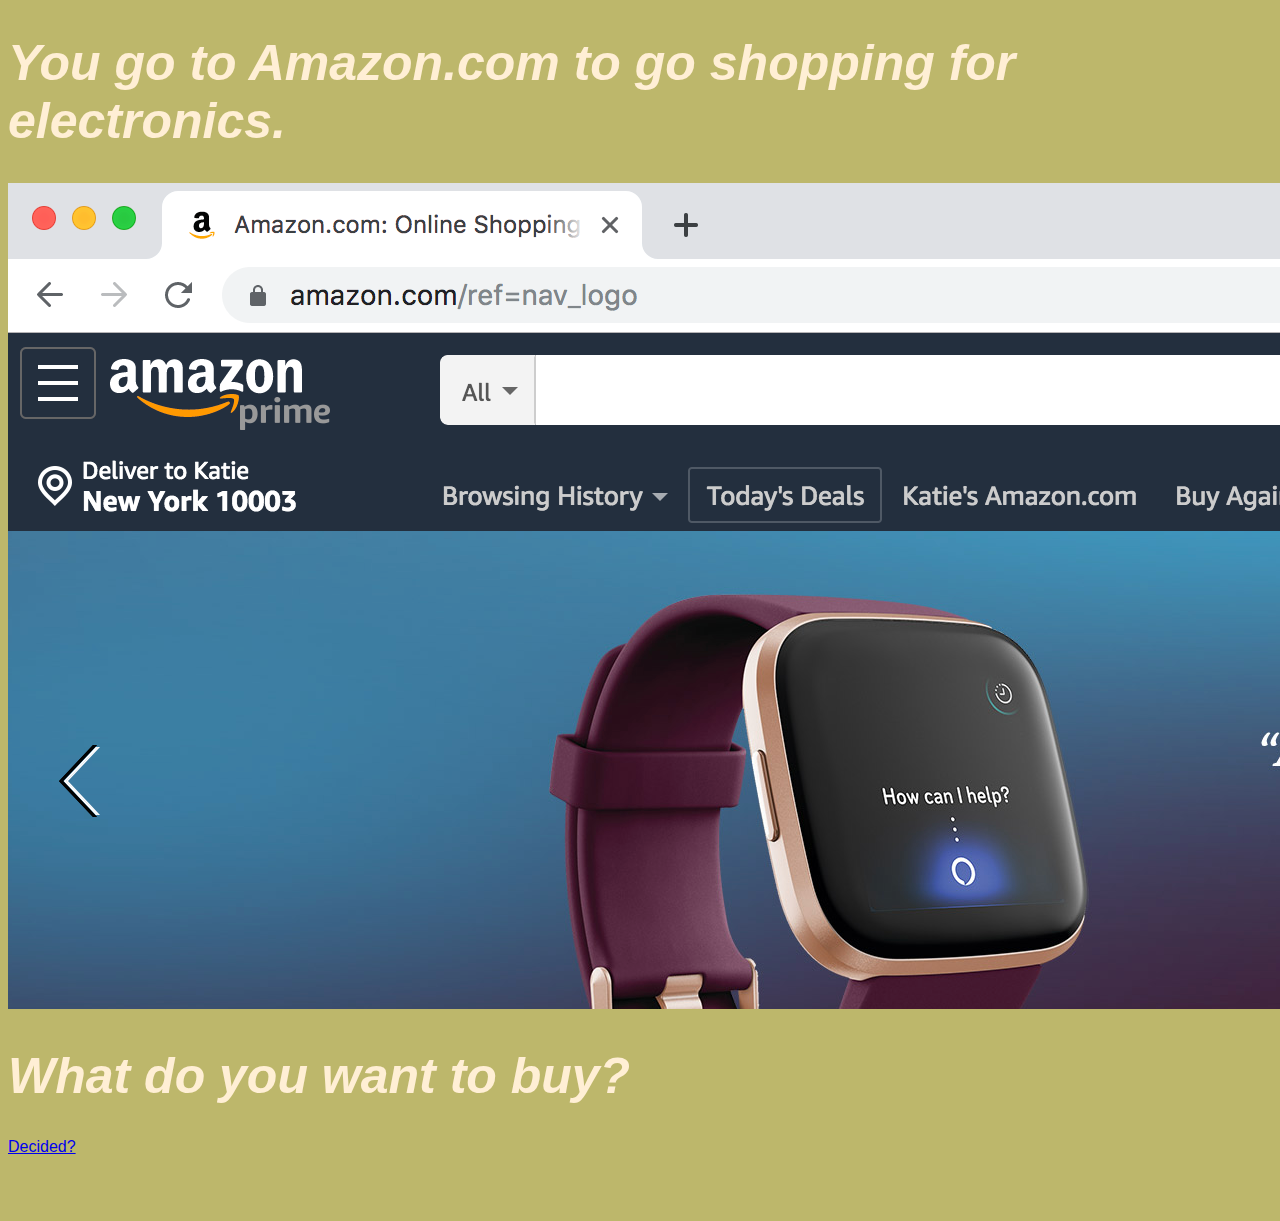
<file: 02/index.html>
<!DOCTYPE html>
<html>
<head>
	<link rel="stylesheet" href="style-sheet.css">
</head>
<body>
	<h1>You go to Amazon.com to go shopping for electronics.</h1>
	<img src="images/home_page.jpg">
<h1>What do you want to buy?</h1>
<a href="pages/page2.html">Decided?</a>

</body>
</html>
</file>
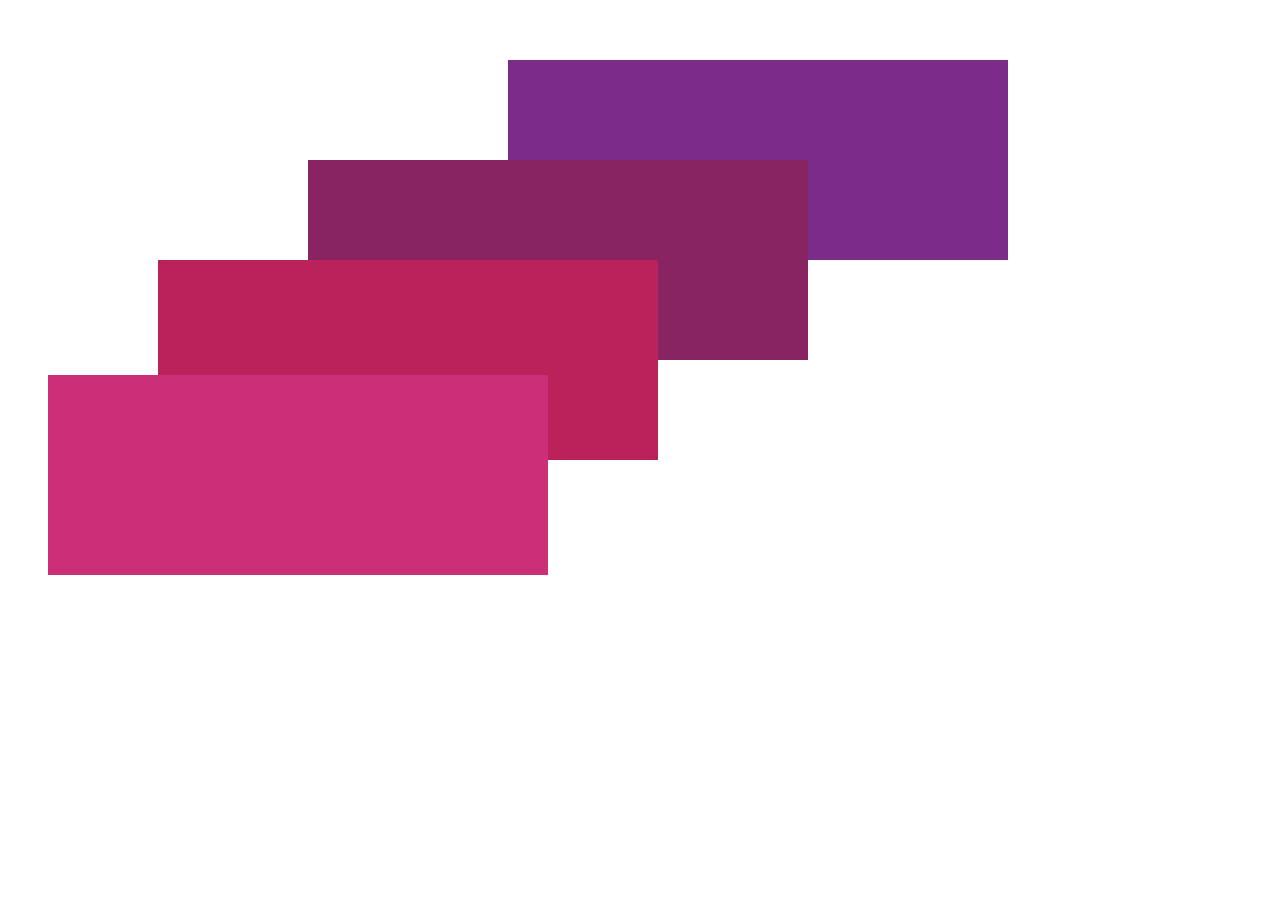
<file: 04/josefalbers.html>
<!DOCTYPE html>
<html>
<head>
	<title></title>

<style type="text/css">
 
.darkest{
	background:#7d2b8b;
	width: 500px;
	height: 200px;
	margin-top: 60px; 
	margin-bottom: 50px; 
	margin-left: 500px; 
	animation: slide 5s infinite

}
.dark{
	background:#882461;
	width: 500px;
	height: 200px; 
	margin-top: -150px;
	margin-left: 300px; 
	animation: slide 5s infinite
}
.lighter{
	background:#bb215b;
	width:500px;
	height: 200px; 
	margin-top: -100px;
	margin-left: 150px; 
	animation: slide 5s infinite
}
.lightest {
	background:#cc2e78;
	width:500px;
	height: 200px; 
	margin-top: -85px; 
	margin-left: 40px;
	animation: slide 5s infinite 
}
@keyframes slide {
  0% {
    left: 0;
    top: 0;
  }
  50% {
    left: 244px;
    top: 100px;
  }
  100% {
    left: 488px;
    top: 0;
  }
}

</style>

</head>
<body>

<div class="box darkest"></div>
<div class="box dark"> </div>
<div class="box lighter"> </div>
<div class="box lightest"> </div>
</body>
</html>
</file>
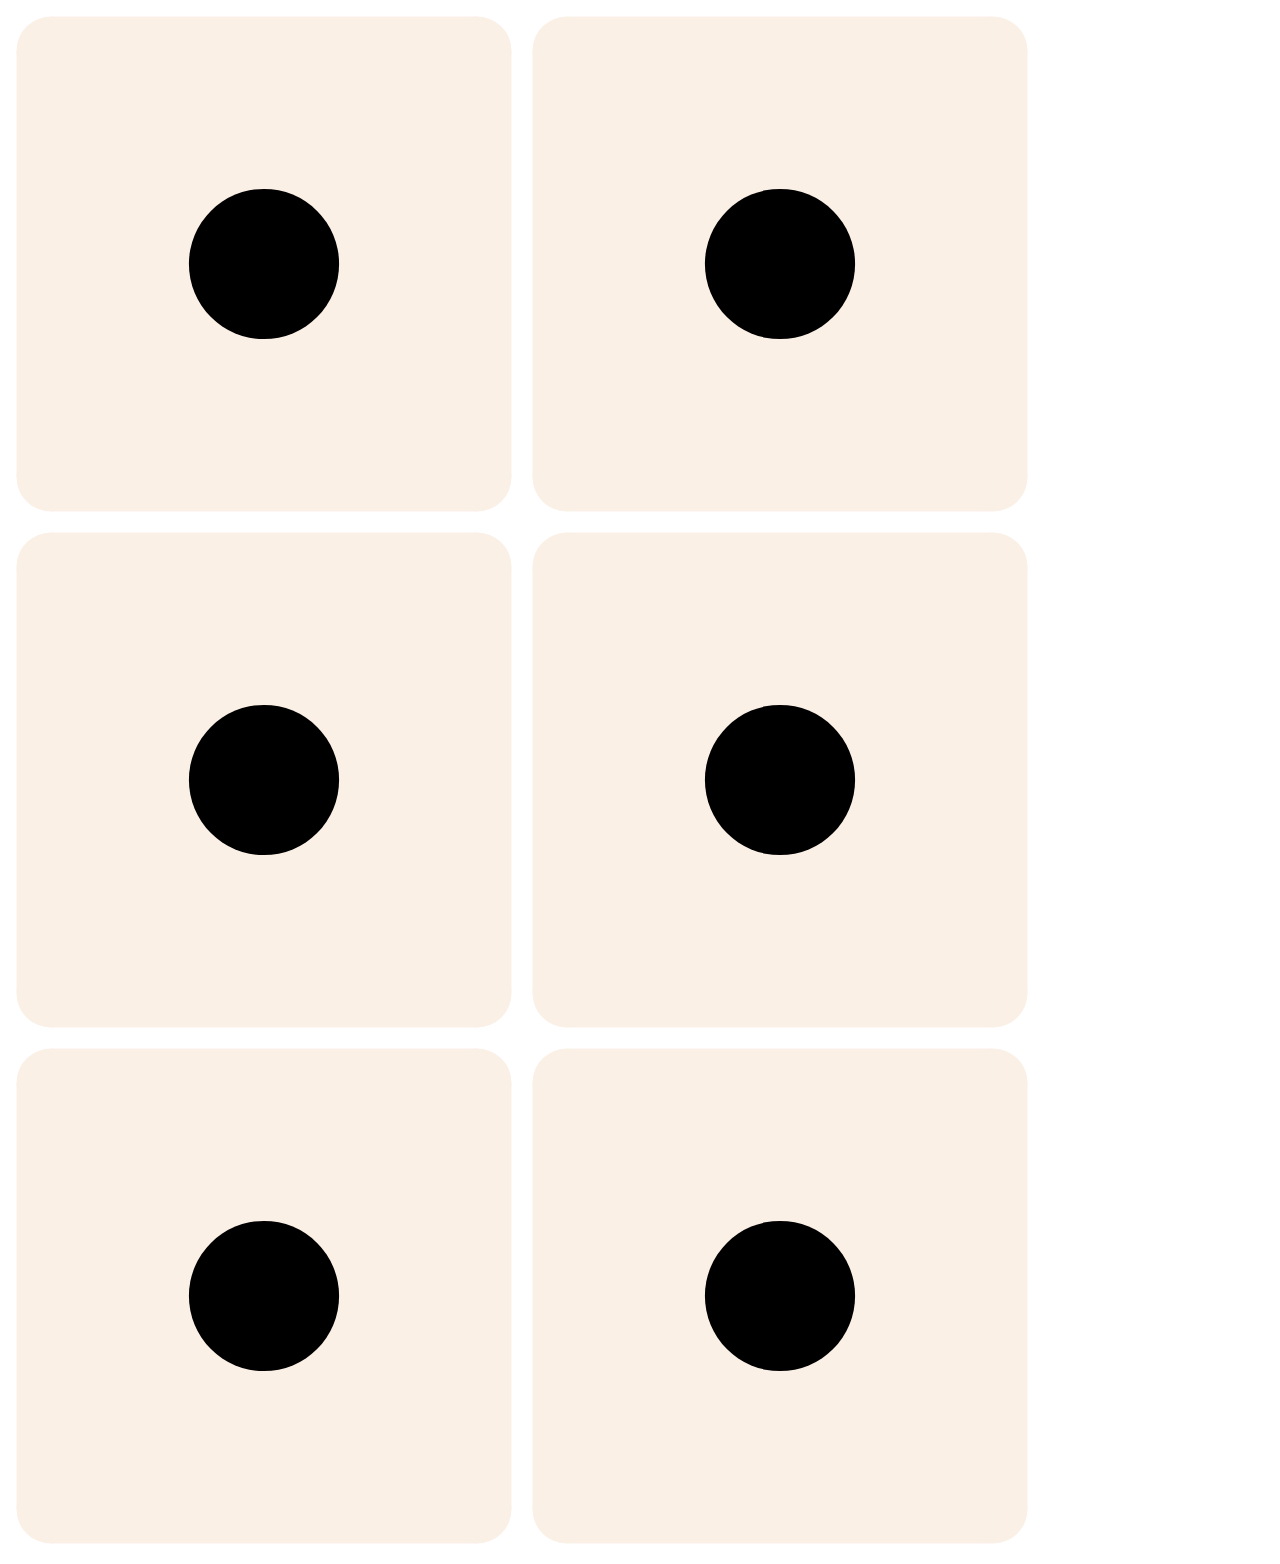
<file: 05/diceroll.html>
<!DOCTYPE html>
<html>
<head>
	<title></title>
</head>
<body>

<img id="dice1" src="1.svg">
<img id="dice2" src="1.svg">
<img id="dice3" src="1.svg">
<img id="dice4" src="1.svg">
<img id="dice5" src="1.svg">
<img id="dice6" src="1.svg">

<script type="text/javascript">
   var num = Math.random(); 

   var num = Math.random(); 
   var whole= Math.floor (num * 6) + 1; 
   document.getElementByID("dice1").src = whole + ".svg" ; 

   var num2 = Math.random (); 
   var whole2 = Math.floor (num2 *6) +1
   document.getElementByID("dice2").src = whole + ".svg" ; 

   var num3 = Math.random (); 
   var whole3 = Math.floor (num3 *6) +1
   document.getElementByID("dice3").src = whole + ".svg" ; 

   var num4 = Math.random (); 
   var whole4 = Math.floor (num4 *6) +1
   document.getElementByID("dice4").src = whole + ".svg" ; 

   var num5 = Math.random (); 
   var whole5= Math.floor (num5 *6) +1
   document.getElementByID("dice5").src = whole + ".svg" ; 


   console.log(num); 


   
   document.getElementByID("dice1").src = "2.svg";
</script>
</body>
</html>
</file>
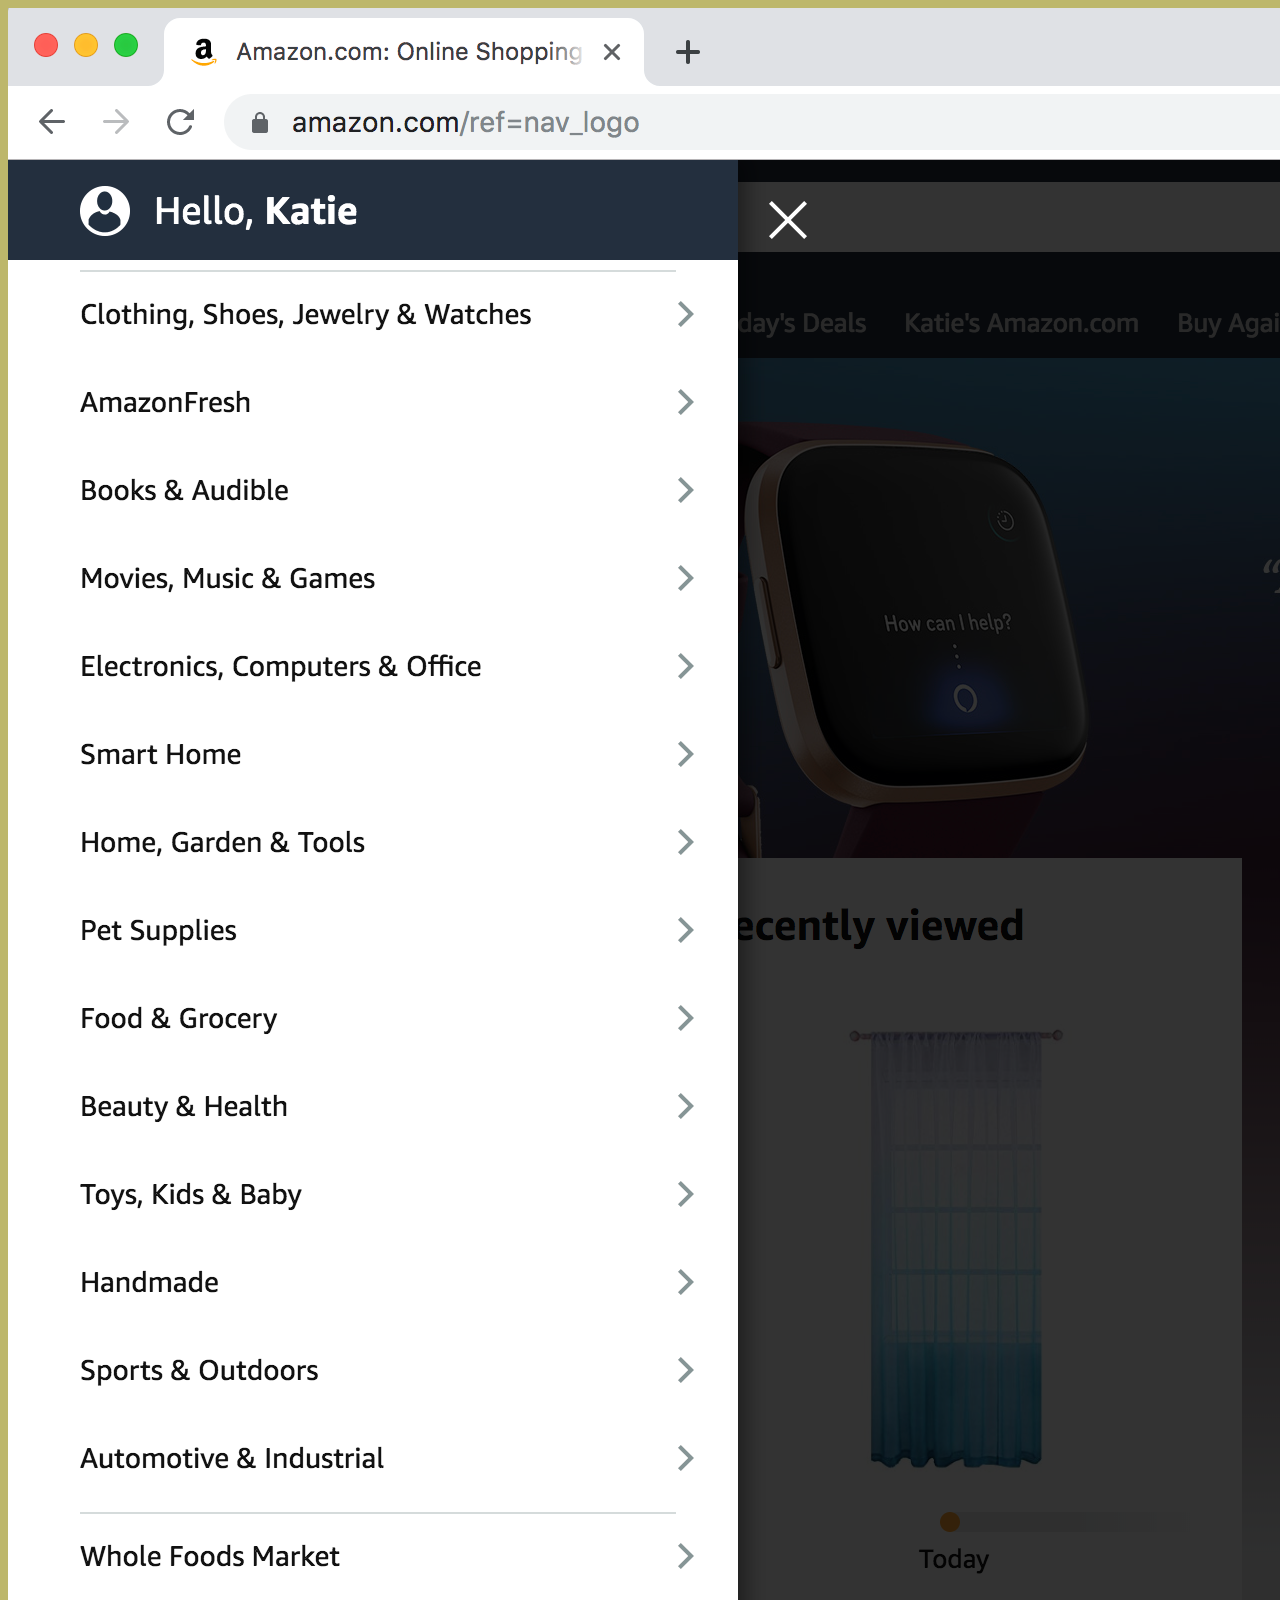
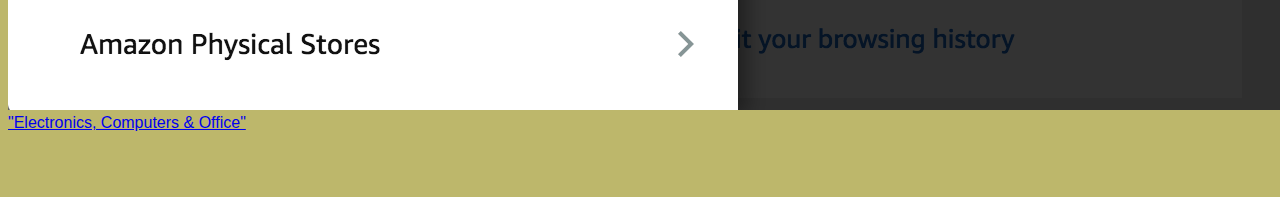
<file: 02/pages/page2.html>
<!DOCTYPE html>
<html>
<head>
	<link rel="stylesheet" href="../style-sheet.css">
</head>
<body>
<img src="../images/categories.jpg">
<a href="../pages/page3.html">"Electronics, Computers & Office"</a>

</body>
</html>
</file>
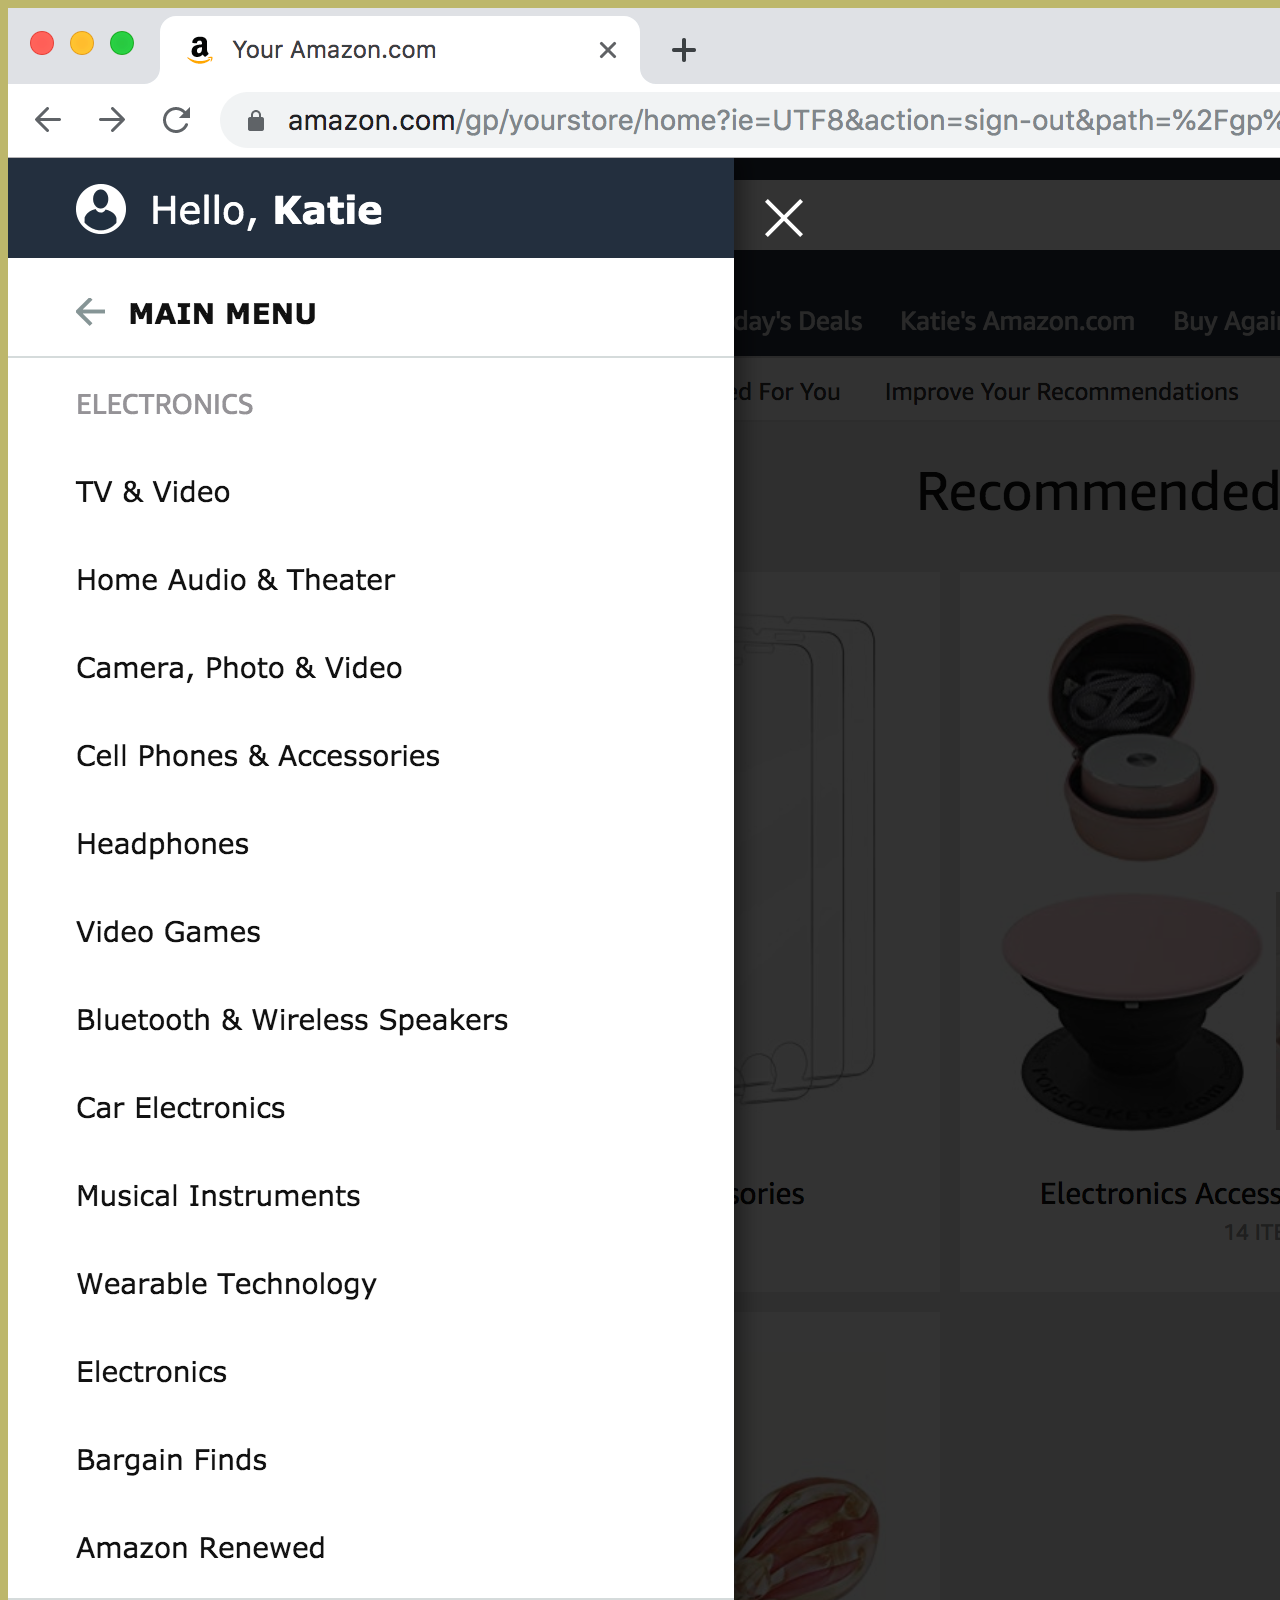
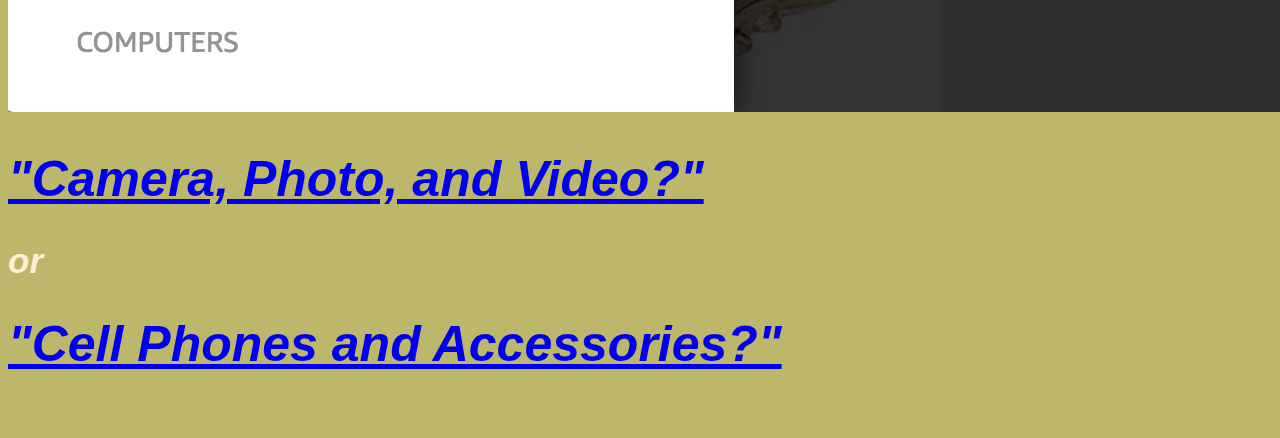
<file: 02/pages/page3.html>
<!DOCTYPE html>
<html>
<head>
	<link rel="stylesheet" href="../style-sheet.css">
</head>
<body>
<img src="../images/elecronics_categs.jpg">
<h1><a href="../pages/page4.html">"Camera, Photo, and Video?"</a></h1>

<h2>or</h2>

<h1><a href="../pages/page5.html">"Cell Phones and Accessories?"</a></h1>
</body>
</html>
</file>
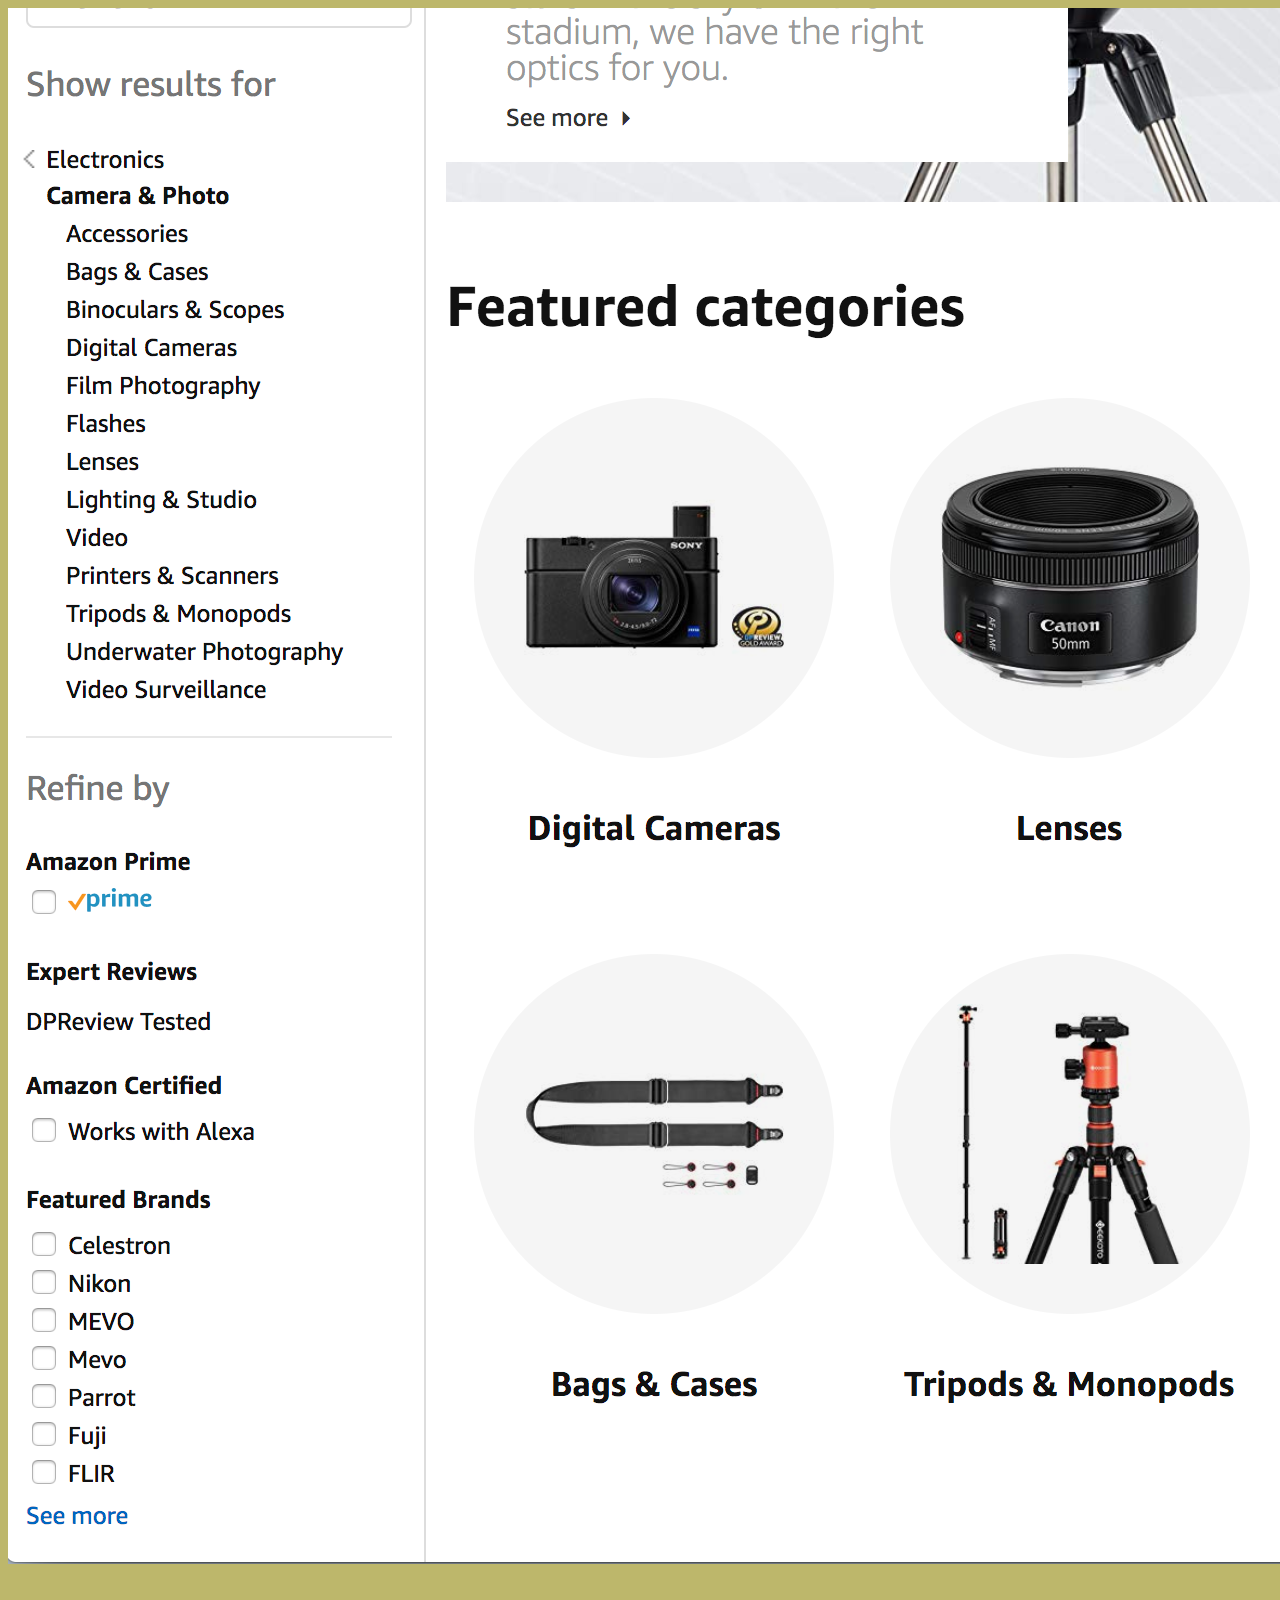
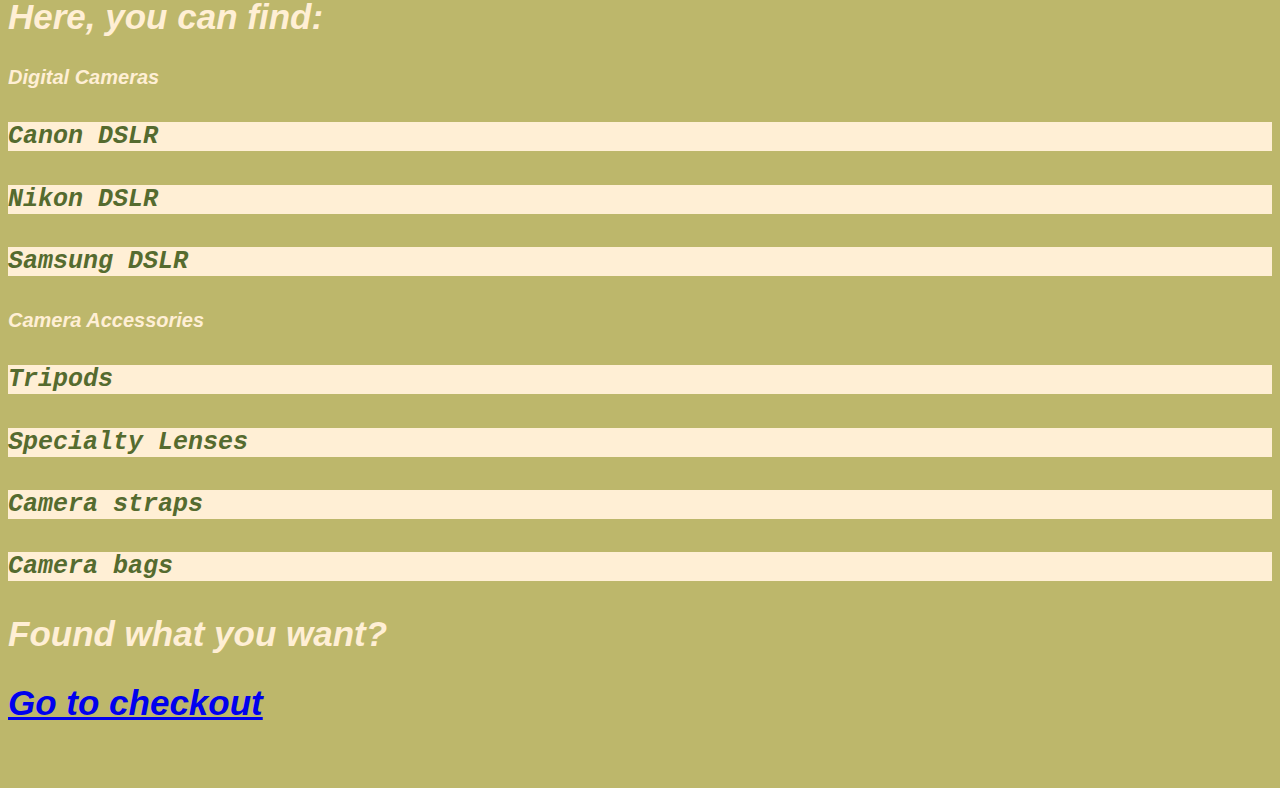
<file: 02/pages/page4.html>
<!DOCTYPE html>
<html>
<head>
	<link rel="stylesheet" href="../style-sheet.css">
</head>
<body>
<img src="../images/camera_page.jpg">
<h2>Here, you can find:</h2>
	<h3>Digital Cameras</h3>
		<h4>Canon DSLR</h4>
		<h4>Nikon DSLR</h4>
		<h4>Samsung DSLR</h4>
	<h3>Camera Accessories</h3>
		<h4>Tripods</h4>
		<h4>Specialty Lenses</h4>
		<h4>Camera straps</h4>
		<h4>Camera bags</h4>

		<h2>Found what you want?</h2>
		<h2><a href="../pages/page8.html">Go to checkout</a></h2>
</body>
</html>
</file>
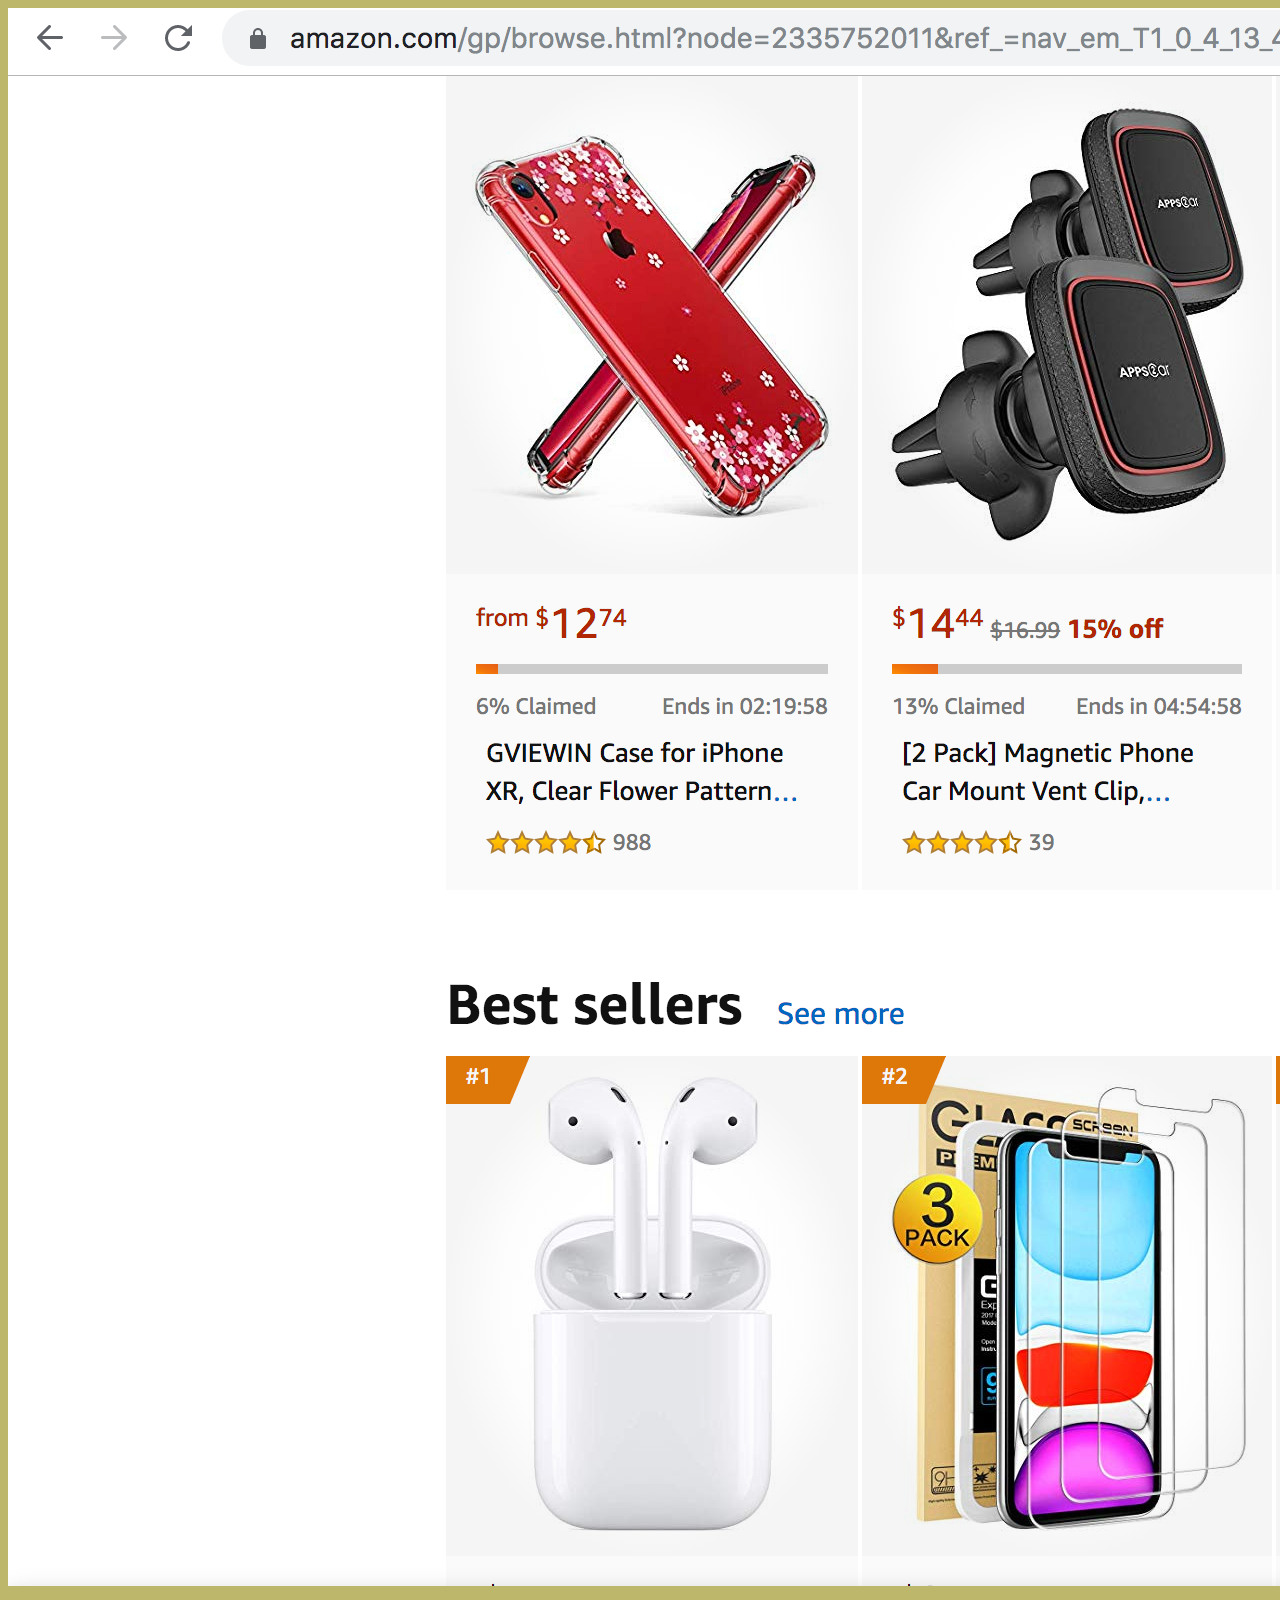
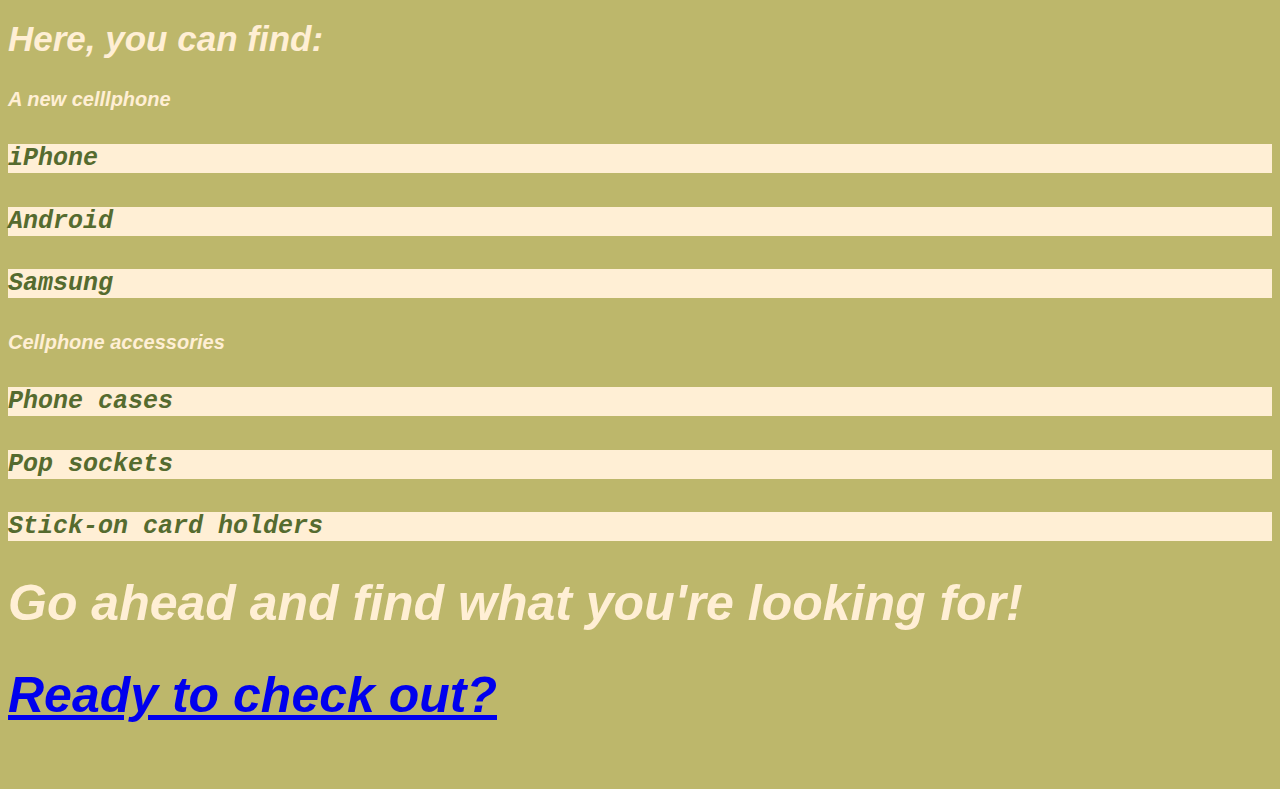
<file: 02/pages/page5.html>
<!DOCTYPE html>
<html>
<head>
	<link rel="stylesheet" href="../style-sheet.css">
</head>
<body>
<img src="../images/phone_shop.jpg">
<h2>Here, you can find:</h2>
	<h3>A new celllphone</h3>
		<h4>iPhone</h4>
		<h4>Android</h4>
		<h4> Samsung</h4>
	<h3>Cellphone accessories</h3>
		<h4>Phone cases</h4>
		<h4>Pop sockets</h4>
		<h4>Stick-on card holders</h4>

<h1>Go ahead and find what you're looking for!</h1>
<h1><a href="../pages/page9.html">Ready to check out?</a></h1>
</body>
</html>
</file>
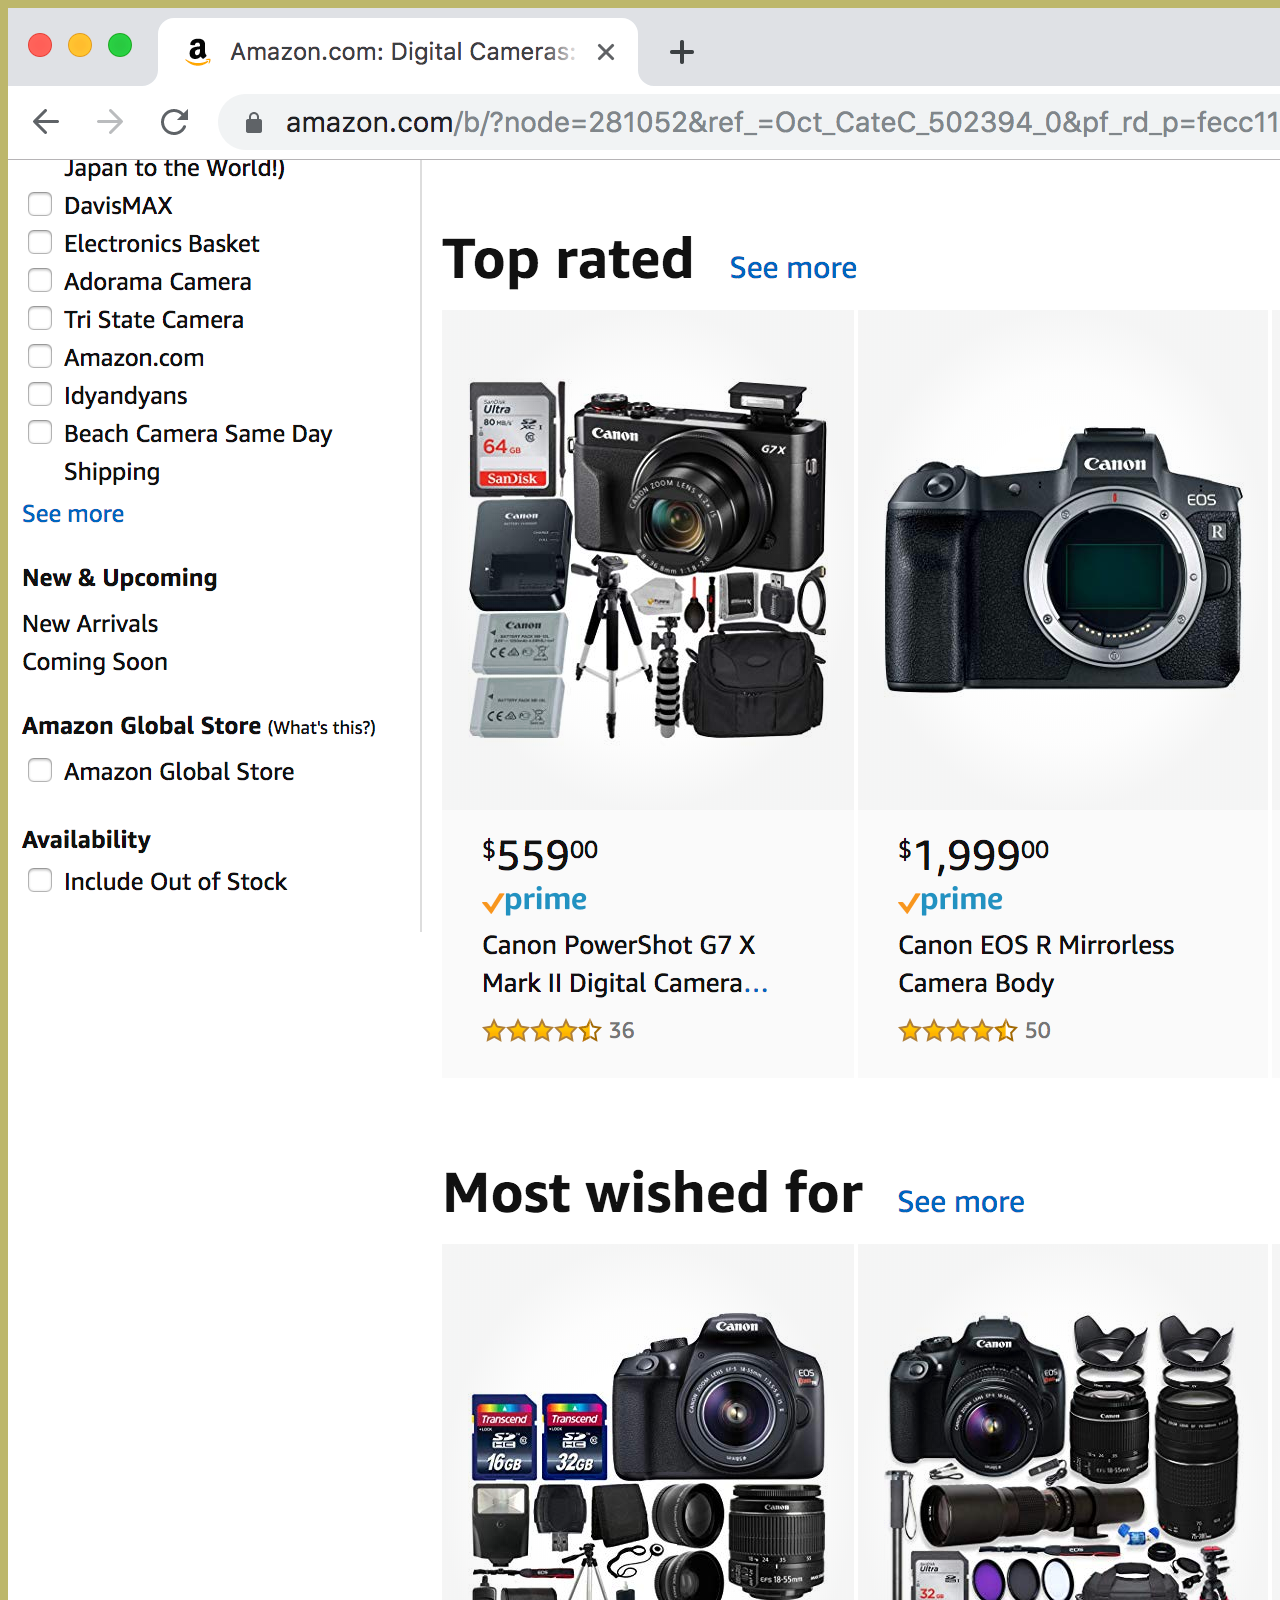
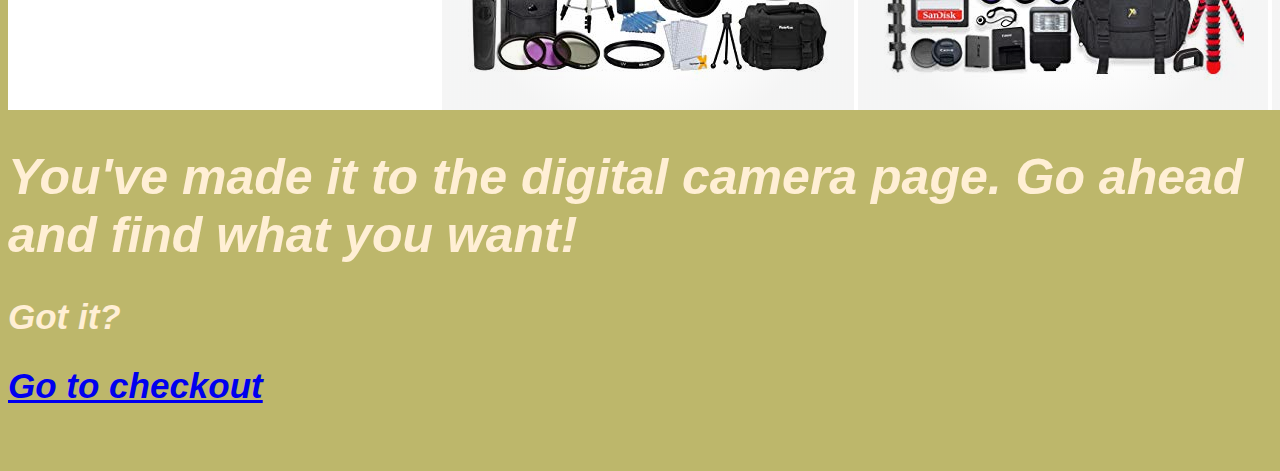
<file: 02/pages/page6.html>
<!DOCTYPE html>
<html>
<head>
	<link rel="stylesheet" href="../style-sheet.css">
</head>
<body>
	<img src="../images/camera_shop.jpg">
	<h1>You've made it to the digital camera page. Go ahead and find what you want!</h1>
	<h2>Got it?</h2>
	<h2><a href="../pages/page8.html">Go to checkout</a></h2>
</body>

</html>
</file>
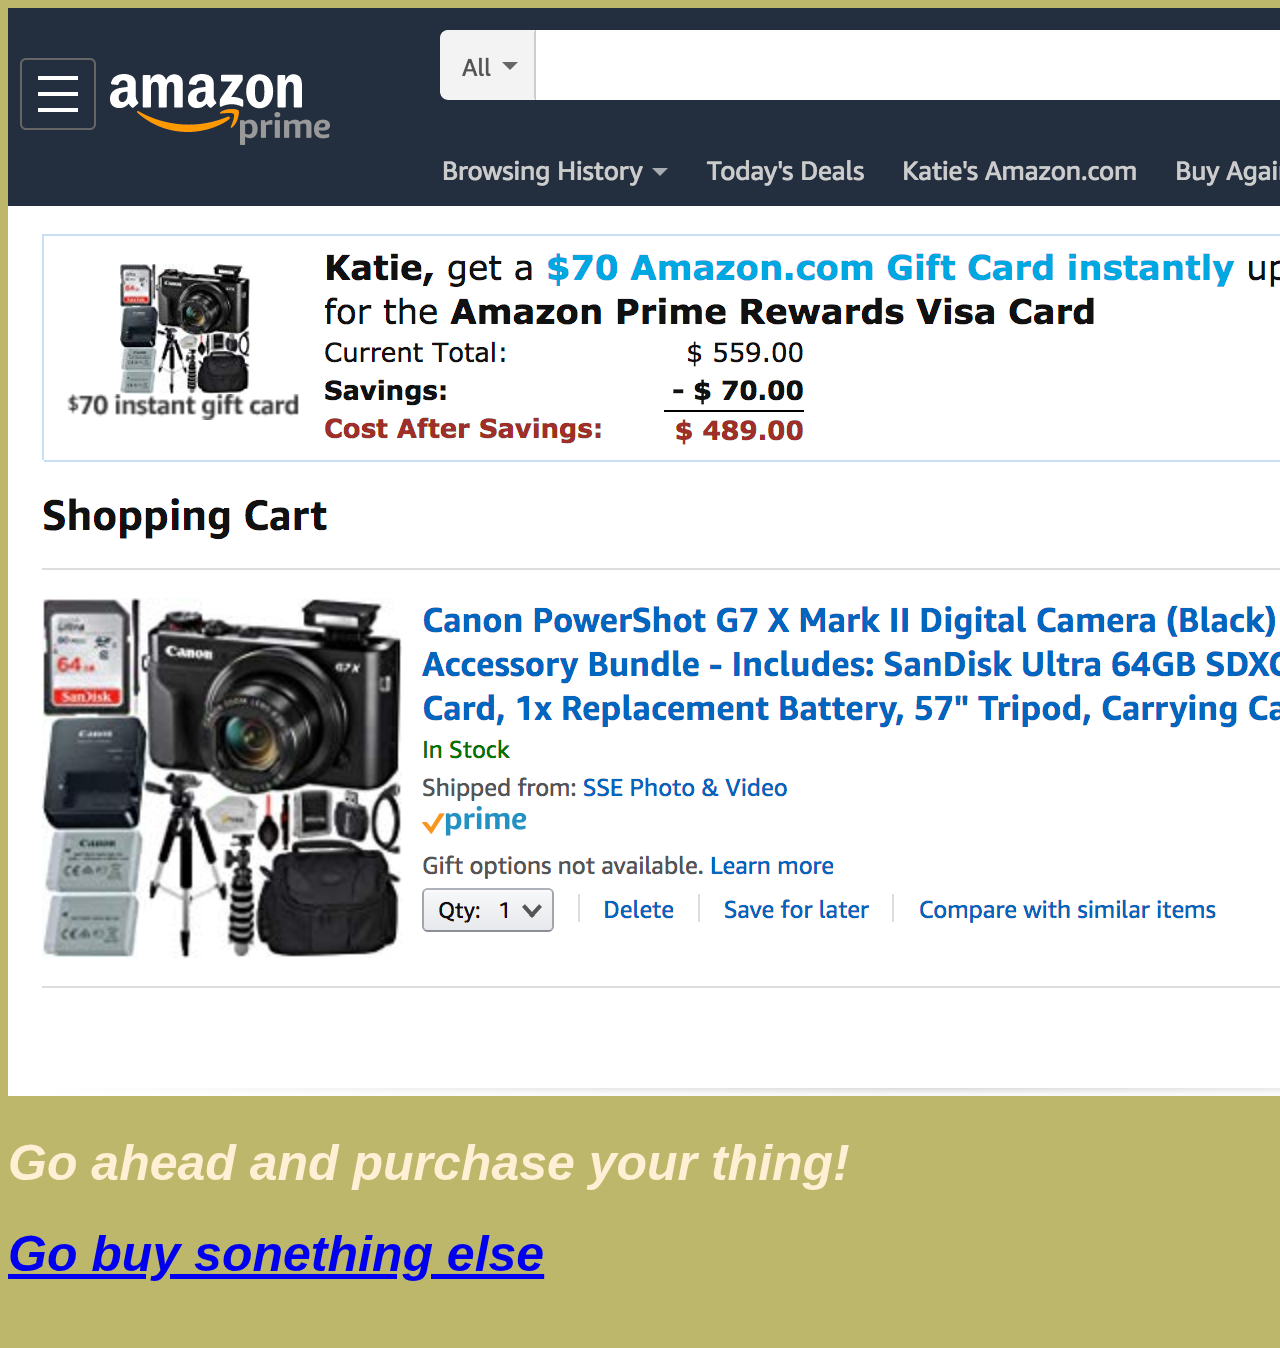
<file: 02/pages/page8.html>
<!DOCTYPE html>
<html>
<head>
	<link rel="stylesheet" href="../style-sheet.css">
</head>
<body>
	<img src="../images/camera_cart.jpg">
	<h1>Go ahead and purchase your thing!</h1>
<h1><a href="../index.html">Go buy sonething else</a></h1>
</body>
</html>
</file>
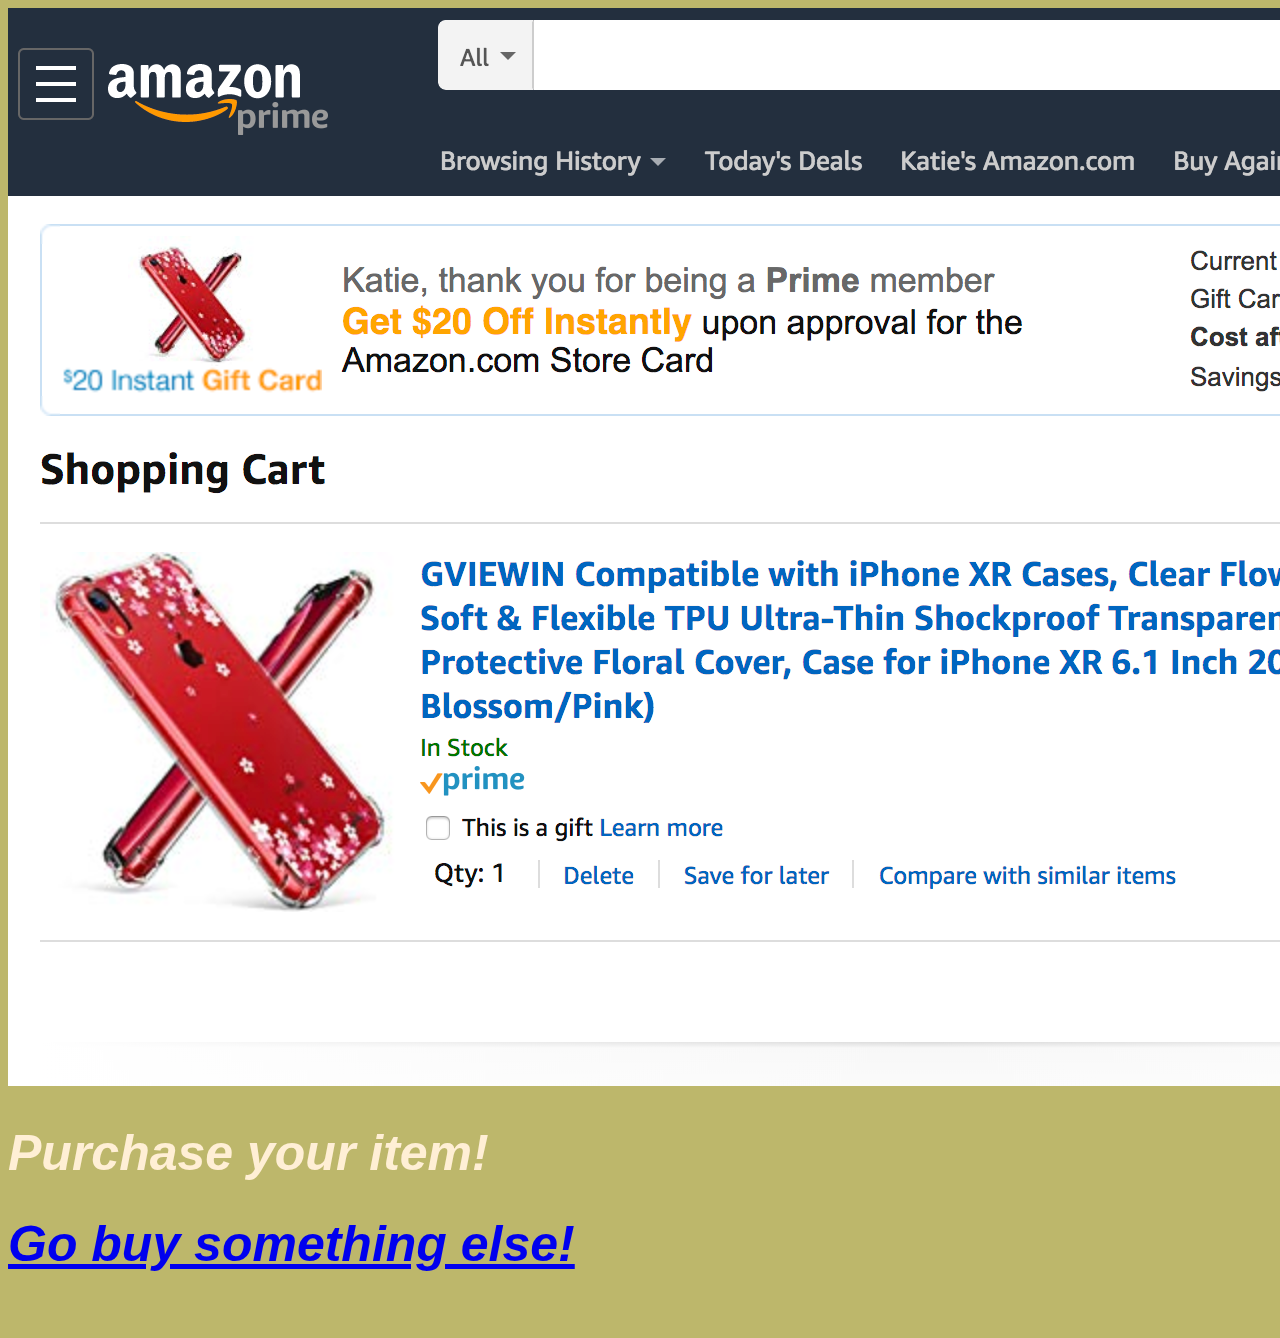
<file: 02/pages/page9.html>
<!DOCTYPE html>
<html>
<head>	
	<link rel="stylesheet" href="../style-sheet.css">
</head>
<body>
	<img src="../images/phone_cart.jpg">
	<h1>Purchase your item!</h1>
	<h1><a href="../index.html">Go buy something else!</a></h1>

</body>
</html>
</file>
<file: 02/style-sheet.css>
body {
    background-color: darkkhaki;
    margin-bottom:65px;
    font-family: "arial"

}
h1{
    color: papayawhip;
    font-size: 50px;
    font-style: italic
    
    
}
h2 {
    color: papayawhip;
    font-size: 35px; 
    font-style: italic;
}
h3 {
    color:papayawhip;
    font-size: 20px;
    font-style: italic; 
}
h4 {
    color:darkolivegreen;
    font-size: 25px;
    font-style: italic;
    font-family: "courier";
    background-color: papayawhip
        
}
.center {
    display: block;
  margin-left: auto;
  margin-right: auto;
  width: 80%;
}
</file>
